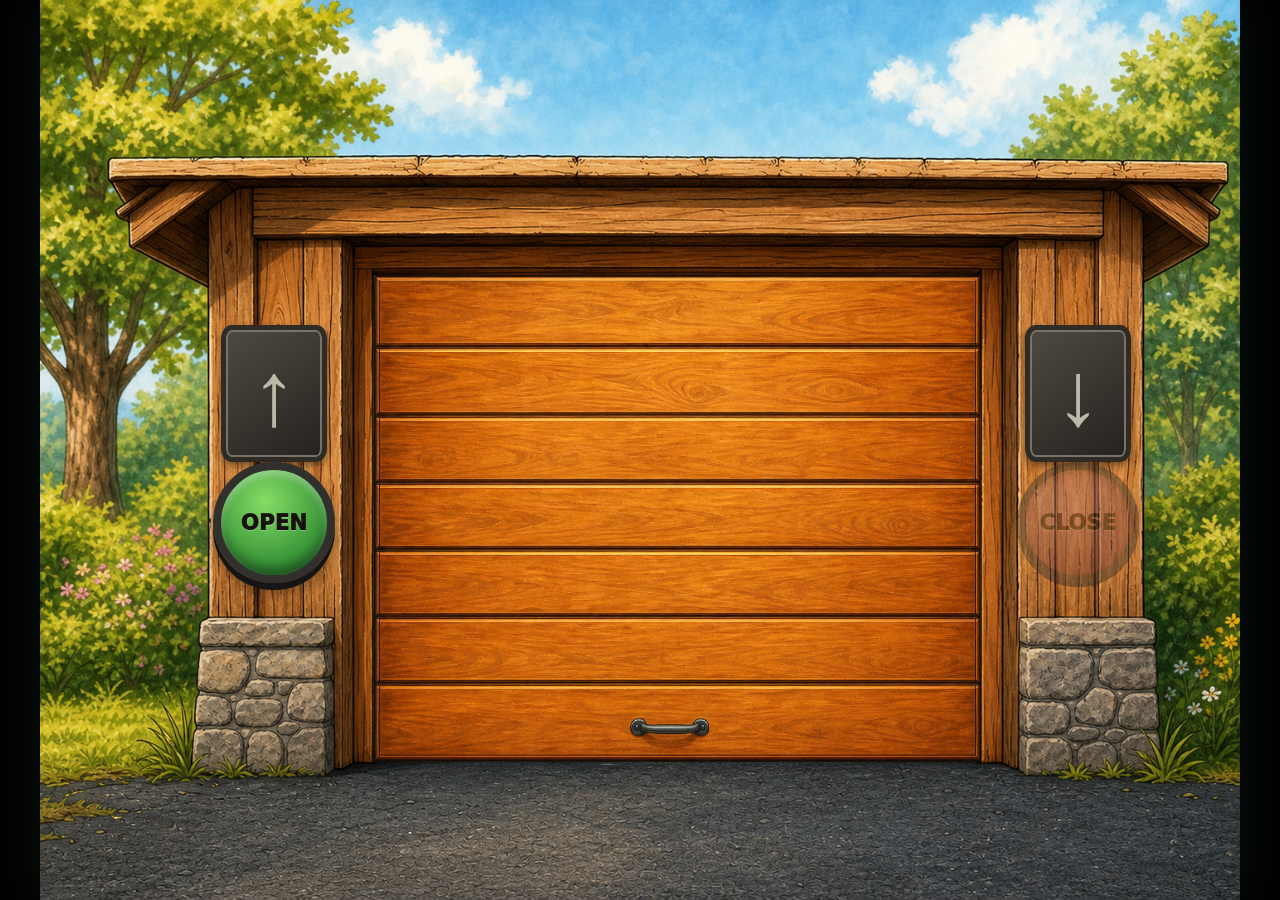
<file: index.html>
<!doctype html>
<html lang="en">
<head>
  <meta charset="utf-8">
  <meta name="viewport" content="width=device-width, initial-scale=1, maximum-scale=1, user-scalable=no, viewport-fit=cover">
  <meta name="theme-color" content="#8bbdd1">
  <meta name="apple-mobile-web-app-capable" content="yes">
  <meta name="apple-mobile-web-app-status-bar-style" content="black-translucent">
  <meta name="apple-mobile-web-app-title" content="Garage Door">
  <meta name="mobile-web-app-capable" content="yes">
  <meta name="description" content="A calm, playful garage door sensory app.">
  <title>My Garage Door</title>
  <link rel="manifest" href="manifest.json">
  <link rel="apple-touch-icon" href="images/icon-192.png">
  <link rel="stylesheet" href="style.css">
</head>
<body>
  <main class="app" aria-label="Interactive garage door">
    <section class="scene" aria-live="polite" aria-label="Garage door is closed">
      <img class="background" src="images/background.png" alt="A sunny storybook garage in a garden" draggable="false">

      <div class="garage-opening" aria-hidden="true">
        <img class="interior" src="images/garage-interior.png" alt="" draggable="false">
        <img class="car" id="garageVehicle" src="images/car.png" alt="" draggable="false">
        <img class="door" id="garageDoor" src="images/garage-door.png" alt="" draggable="false">
      </div>

      <div class="control control-open">
        <div class="arrow-sign" id="upSign" aria-hidden="true"><span>↑</span></div>
        <button class="action-button open-button" id="openButton" type="button" aria-label="Open the garage door">
          <span>OPEN</span>
        </button>
      </div>

      <div class="control control-close">
        <div class="arrow-sign" id="downSign" aria-hidden="true"><span>↓</span></div>
        <button class="action-button close-button" id="closeButton" type="button" aria-label="Close the garage door" disabled>
          <span>CLOSE</span>
        </button>
      </div>

      <button class="settings-hotspot" id="settingsHotspot" type="button" aria-label="Hold for parent settings"></button>
    </section>
  </main>

  <div class="settings" id="settingsDialog" role="dialog" aria-modal="true" aria-labelledby="settingsTitle" hidden>
    <div class="settings-card">
      <h1 id="settingsTitle">Parent Settings</h1>
      <p class="settings-help">Choose the experience that feels best.</p>

      <label class="range-label" for="travelTime">
        <span>Door travel time</span>
        <output id="travelTimeValue" for="travelTime">10 seconds</output>
      </label>
      <input id="travelTime" type="range" min="3" max="25" step="1" value="10">

      <label class="toggle-row" for="soundToggle">
        <span>Sounds</span>
        <span class="switch"><input id="soundToggle" type="checkbox" checked><span class="switch-track"></span></span>
      </label>

      <label class="toggle-row" for="vibrationToggle">
        <span>Vibration</span>
        <span class="switch"><input id="vibrationToggle" type="checkbox" checked><span class="switch-track"></span></span>
      </label>

      <label class="toggle-row" for="shuffleToggle">
        <span>Shuffle vehicles</span>
        <span class="switch"><input id="shuffleToggle" type="checkbox" checked><span class="switch-track"></span></span>
      </label>

      <button class="done-button" id="settingsDone" type="button">Done</button>
    </div>
  </div>

  <script src="app.js" defer></script>
</body>
</html>
</file>
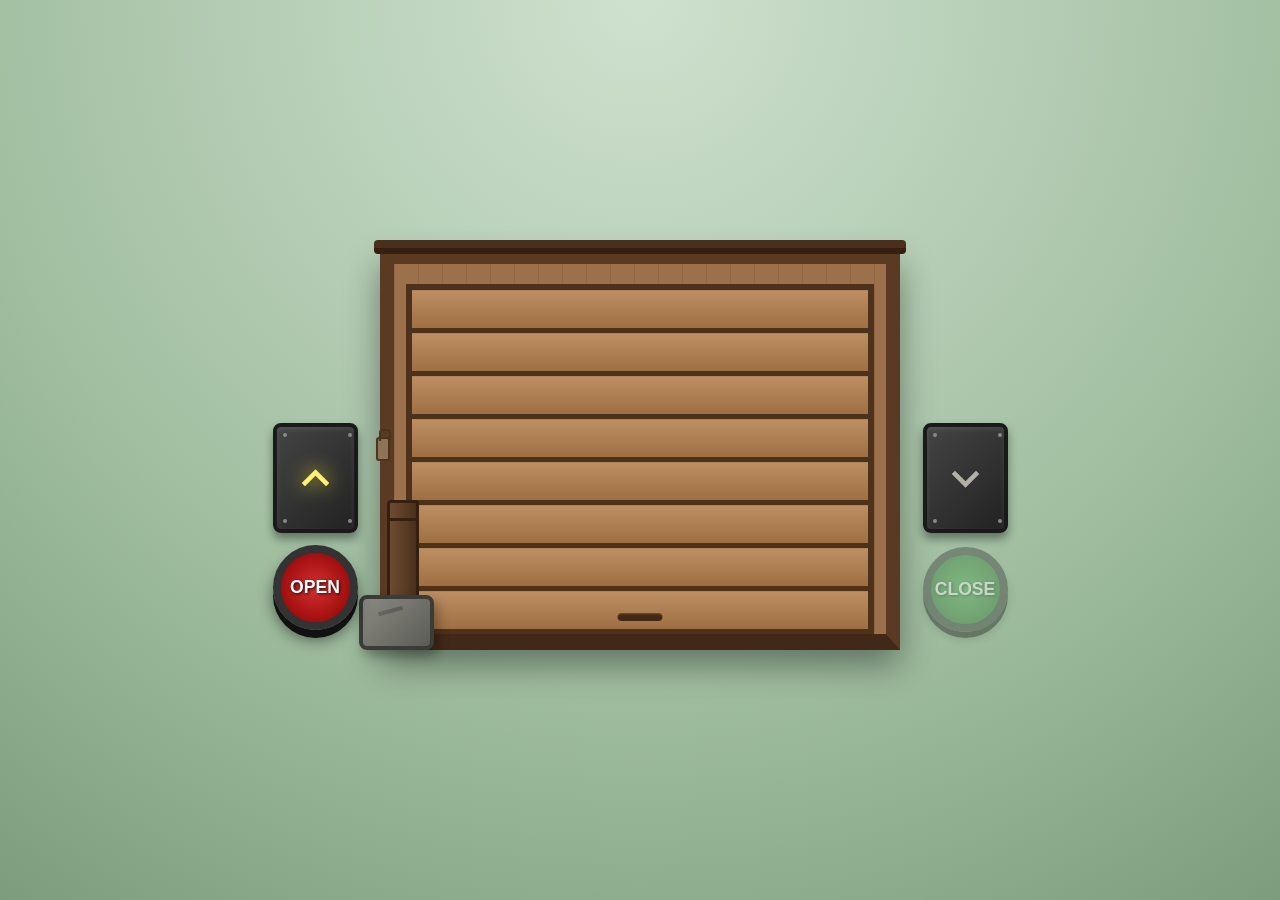
<file: old-index.html>
<!DOCTYPE html>
<html lang="en">
<head>
    <meta charset="UTF-8">
    <meta name="viewport" content="width=device-width, initial-scale=1.0, user-scalable=no">
    <title>Garage Door App</title>
    
    <!-- PWA Manifest Inline -->
    <link rel="manifest" href="[data-uri]">

    <style>
        :root {
            --door-duration: 10s;
        }

        * {
            box-sizing: border-box;
            user-select: none;
            -webkit-user-select: none;
        }

        body {
            margin: 0;
            /* comment */
            padding: 0;
            font-family: system-ui, -apple-system, sans-serif;
            /* Forest/nature background gradient resembling the illustrated backdrop */
            background: radial-gradient(circle at top, #cfe1cf 0%, #a2bfa2 60%, #7d9c7d 100%);
            display: flex;
            flex-direction: column;
            align-items: center;
            justify-content: center;
            height: 100vh;
            overflow: hidden;
            position: relative;
        }

        /* Invisible Settings Trigger (Top Right - Hold for 3s) */
        .settings-hotspot {
            position: absolute;
            top: 0;
            right: 0;
            width: 70px;
            height: 70px;
            background: transparent;
            z-index: 1000;
        }

        /* Overall Garage Scene Wrapper */
        .scene-wrapper {
            display: flex;
            align-items: flex-end;
            justify-content: center;
            gap: 15px;
            width: 95vw;
            max-width: 900px;
            padding: 10px;
            position: relative;
        }

        /* Side Control Columns */
        .control-column {
            display: flex;
            flex-direction: column;
            align-items: center;
            gap: 12px;
            width: 100px;
            margin-bottom: 20px;
            z-index: 20;
        }

        /* Metal Sign Backplates for Arrows */
        .sign-plate {
            width: 85px;
            height: 110px;
            background: linear-gradient(135deg, #444 0%, #222 100%);
            border: 4px solid #1a1a1a;
            border-radius: 8px;
            box-shadow: inset 0 2px 5px rgba(255,255,255,0.1), 0 6px 10px rgba(0,0,0,0.4);
            display: flex;
            align-items: center;
            justify-content: center;
            position: relative;
        }

        /* Decorative corner screws on the plates */
        .sign-plate::before, .sign-plate::after {
            content: '';
            position: absolute;
            width: 4px;
            height: 4px;
            background: #888;
            border-radius: 50%;
        }
        .sign-plate::before { top: 6px; left: 6px; box-shadow: 65px 0 #888; }
        .sign-plate::after { bottom: 6px; left: 6px; box-shadow: 65px 0 #888; }

        /* Arrow Styling */
        .arrow-svg {
            width: 55px;
            height: 55px;
            fill: #b3b0a8; /* Illustrated cream/beige off-state */
            transition: fill 0.3s, filter 0.3s;
        }

        /* Glowing active arrows */
        .arrow-active {
            fill: #fff275;
            filter: drop-shadow(0 0 10px #ffeb3b);
        }

        .arrow-pulsing {
            animation: pulse 1s infinite alternate;
        }

        @keyframes pulse {
            from { opacity: 0.6; }
            to { opacity: 1; filter: drop-shadow(0 0 15px #ffeb3b); }
        }

        /* Push Buttons (OPEN / CLOSE) */
        .round-btn {
            width: 85px;
            height: 85px;
            border-radius: 50%;
            border: 8px solid #333;
            font-size: 1.1rem;
            font-weight: 800;
            color: white;
            cursor: pointer;
            box-shadow: 0 8px 0 #111, 0 10px 15px rgba(0,0,0,0.5);
            transition: all 0.1s ease;
            display: flex;
            align-items: center;
            justify-content: center;
            text-shadow: 1px 1px 3px rgba(0,0,0,0.8);
            outline: none;
        }

        .round-btn:active:not(:disabled) {
            transform: translateY(4px);
            box-shadow: 0 4px 0 #111, 0 5px 10px rgba(0,0,0,0.5);
        }

        .round-btn:disabled {
            opacity: 0.4;
            cursor: not-allowed;
            transform: translateY(2px);
            box-shadow: 0 6px 0 #111, 0 8px 10px rgba(0,0,0,0.3);
        }

        .btn-open {
            background: radial-gradient(circle, #d32f2f 0%, #8b0000 100%);
        }
        .btn-close {
            background: radial-gradient(circle, #4caf50 0%, #1b5e20 100%);
        }

        /* Rust Wood Garage Building Structure */
        .garage-building {
            flex-grow: 1;
            max-width: 520px;
            background: #9d704c; /* Illustrated wood color */
            border: 14px solid #5a3a22; /* Heavy wooden door trim */
            border-bottom: 16px solid #422817;
            border-radius: 4px 4px 0 0;
            position: relative;
            box-shadow: 0 15px 35px rgba(0,0,0,0.4);
        }

        /* Structural overhanging wood roof */
        .roof {
            position: absolute;
            top: -24px;
            left: -20px;
            right: -20px;
            height: 14px;
            background: #4a2f1b;
            border-bottom: 6px solid #341f11;
            border-radius: 4px;
        }

        /* Decorative vertical wood lines on garage structure */
        .garage-building::before {
            content: '';
            position: absolute;
            top: 0; left: 0; right: 0; bottom: 0;
            background: linear-gradient(90deg, rgba(0,0,0,0.08) 1px, transparent 1px);
            background-size: 24px 100%;
            pointer-events: none;
        }

        /* Padlock detail on the frame */
        .padlock-detail {
            position: absolute;
            left: -18px;
            top: 50%;
            transform: translateY(-50%);
            width: 14px;
            height: 24px;
            background: #8e7355;
            border: 2px solid #4a341e;
            border-radius: 3px;
            z-index: 25;
        }
        .padlock-detail::before {
            content: '';
            position: absolute;
            top: -10px;
            left: 1px;
            width: 8px;
            height: 10px;
            border: 2px solid #4a341e;
            border-bottom: none;
            border-radius: 4px 4px 0 0;
        }

        /* Garage Door Inner Frame */
        .door-frame {
            margin: 20px 12px 0 12px;
            height: 48vh;
            max-height: 350px;
            background: #1c1c1c; /* Shadowed interior */
            border: 6px solid #4e311a;
            border-bottom: none;
            position: relative;
            overflow: hidden;
            display: flex;
            align-items: flex-end;
            justify-content: center;
            box-shadow: inset 0 12px 24px rgba(0,0,0,0.9);
        }

        /* Highly Detailed Realistic Car Inside */
        .interior-car {
            position: absolute;
            bottom: 4px;
            width: 85%;
            height: auto;
            z-index: 5;
        }

        /* Wooden Roller Door */
        .garage-door {
            position: absolute;
            top: 0;
            left: 0;
            width: 100%;
            height: 100%;
            background: #bd8e62;
            display: flex;
            flex-direction: column;
            justify-content: space-between;
            transition: transform var(--door-duration) linear;
            transform: translateY(0%);
            box-shadow: 0 8px 16px rgba(0,0,0,0.6);
            z-index: 10;
        }

        /* Finely detailed horizontal wooden planks */
        .slat {
            flex-grow: 1;
            border-bottom: 5px solid #4d3119;
            border-top: 1px solid rgba(255, 255, 255, 0.15);
            background: linear-gradient(to bottom, #bd8e62 0%, #9e6f43 100%);
            position: relative;
        }

        /* Tiny handle at the center bottom of the door */
        .slat:last-child::after {
            content: '';
            position: absolute;
            bottom: 8px;
            left: 50%;
            transform: translateX(-50%);
            width: 45px;
            height: 8px;
            background: #422817;
            border-radius: 4px;
            box-shadow: inset 0 1px 2px rgba(255,255,255,0.2);
        }

        /* Door Open State */
        .garage-door.open {
            transform: translateY(-94%);
        }

        /* Left-side Rock & Wood Post detail */
        .decorative-scenery {
            position: absolute;
            left: -35px;
            bottom: -16px;
            display: flex;
            flex-direction: column;
            align-items: flex-end;
            z-index: 15;
            pointer-events: none;
        }
        .wood-post {
            width: 32px;
            height: 130px;
            background: linear-gradient(90deg, #6d4c31 0%, #4a301a 100%);
            border: 3px solid #341f11;
            border-radius: 4px;
            position: relative;
        }
        .wood-post::before {
            content: '';
            position: absolute;
            top: 15px; left: 0; right: 0; height: 3px;
            background: #341f11;
        }
        .stone-block {
            width: 75px;
            height: 55px;
            background: linear-gradient(135deg, #8a8a83 0%, #5c5c56 100%);
            border: 4px solid #3c3c37;
            border-radius: 8px;
            margin-top: -35px;
            margin-right: -15px;
            box-shadow: 4px 6px 12px rgba(0,0,0,0.3);
            position: relative;
        }
        /* Scratches/texture on stone */
        .stone-block::after {
            content: '';
            position: absolute;
            top: 10px; left: 15px; width: 25px; height: 4px;
            background: rgba(0,0,0,0.2);
            transform: rotate(-15deg);
        }

        /* Parental Settings Modal */
        .modal {
            display: none;
            position: fixed;
            top: 0; left: 0; width: 100%; height: 100%;
            background: rgba(0,0,0,0.85);
            z-index: 2000;
            justify-content: center;
            align-items: center;
        }
        .modal-content {
            background: white;
            padding: 25px;
            border-radius: 15px;
            text-align: center;
            width: 85%;
            max-width: 350px;
            box-shadow: 0 10px 25px rgba(0,0,0,0.5);
        }
        .modal-content h3 { margin-top: 0; color: #5a3a22; }
        .modal-content input[type="range"] {
            width: 100%;
            margin: 15px 0 25px 0;
            accent-color: #5a3a22;
        }
        .close-btn {
            padding: 10px 20px;
            font-size: 1rem;
            border-radius: 5px;
            border: none;
            background: #5a3a22;
            color: white;
            font-weight: bold;
            cursor: pointer;
        }

        /* Option switch toggles */
        .toggle-group {
            display: flex;
            justify-content: space-between;
            align-items: center;
            margin-bottom: 20px;
            font-weight: bold;
        }
        .switch {
            position: relative;
            display: inline-block;
            width: 50px;
            height: 26px;
        }
        .switch input { opacity: 0; width: 0; height: 0; }
        .slider-toggle {
            position: absolute;
            cursor: pointer;
            top: 0; left: 0; right: 0; bottom: 0;
            background-color: #ccc;
            transition: .3s;
            border-radius: 34px;
        }
        .slider-toggle:before {
            position: absolute;
            content: "";
            height: 18px; width: 18px;
            left: 4px; bottom: 4px;
            background-color: white;
            transition: .3s;
            border-radius: 50%;
        }
        input:checked + .slider-toggle { background-color: #5a3a22; }
        input:checked + .slider-toggle:before { transform: translateX(24px); }
    </style>
</head>
<body>

    <!-- Invisible Parent Settings Hotspot -->
    <div class="settings-hotspot" id="settingsHotspot"></div>

    <!-- Main Scene Layout -->
    <div class="scene-wrapper">
        
        <!-- Left Column: OPEN controls -->
        <div class="control-column">
            <div class="sign-plate">
                <svg class="arrow-svg arrow-active" id="upArrow" viewBox="0 0 24 24">
                    <path d="M7.41 15.41L12 10.83l4.59 4.58L18 14l-6-6-6 6z"/>
                </svg>
            </div>
            <button class="round-btn btn-open" id="openBtn">OPEN</button>
        </div>

        <!-- Center: Rustic Detached Garage Building -->
        <div class="garage-building">
            <div class="roof"></div>
            <div class="padlock-detail"></div>
            
            <!-- Left Scenery Element (Post & Stone) -->
            <div class="decorative-scenery">
                <div class="wood-post"></div>
                <div class="stone-block"></div>
            </div>
            
            <div class="door-frame">
                <!-- Detailed Realistic Sports Car SVG Inside -->
                <div class="interior-car">
                    <svg viewBox="0 0 200 120" xmlns="http://www.w3.org/2000/svg">
                        <defs>
                            <!-- Windshield reflection gradient -->
                            <linearGradient id="glassGrad" x1="0" y1="0" x2="0" y2="1">
                                <stop offset="0%" stop-color="#3a5160"/>
                                <stop offset="100%" stop-color="#121b20"/>
                            </linearGradient>
                            <!-- Shiny sports car body gradient -->
                            <linearGradient id="bodyGrad" x1="0" y1="0" x2="0" y2="1">
                                <stop offset="0%" stop-color="#2a72d4"/>
                                <stop offset="40%" stop-color="#1a52a3"/>
                                <stop offset="100%" stop-color="#0b2854"/>
                            </linearGradient>
                            <!-- Headlight glow -->
                            <radialGradient id="lightGlow" cx="50%" cy="50%" r="50%">
                                <stop offset="0%" stop-color="#ffffff"/>
                                <stop offset="50%" stop-color="#fffae0" stop-opacity="0.8"/>
                                <stop offset="100%" stop-color="#fffae0" stop-opacity="0"/>
                            </radialGradient>
                        </defs>
                        
                        <!-- Road/Shadow underneath -->
                        <ellipse cx="100" cy="112" rx="85" ry="8" fill="#0d0d0d" opacity="0.8"/>
                        
                        <!-- Left & Right tires (Front facing angle) -->
                        <rect x="25" y="82" width="22" height="30" rx="6" fill="#141414"/>
                        <rect x="153" y="82" width="22" height="30" rx="6" fill="#141414"/>
                        <!-- Inner tire detailing -->
                        <rect x="29" y="88" width="14" height="24" rx="3" fill="#222"/>
                        <rect x="157" y="88" width="14" height="24" rx="3" fill="#222"/>

                        <!-- Side Mirrors -->
                        <path d="M22 62 C15 62 13 58 18 56 Z" fill="#1a52a3" stroke="#0b2854" stroke-width="1.5"/>
                        <path d="M178 62 C185 62 187 58 182 56 Z" fill="#1a52a3" stroke="#0b2854" stroke-width="1.5"/>
                        <ellipse cx="19" cy="59" rx="3" ry="1.5" fill="#333"/>
                        <ellipse cx="181" cy="59" rx="3" ry="1.5" fill="#333"/>

                        <!-- Windshield & Cabin pillars -->
                        <path d="M42 58 L52 34 C54 30 58 28 80 28 L120 28 C142 28 146 30 148 34 L158 58 Z" fill="#0b2854"/>
                        <path d="M46 56 L55 36 C56 34 58 32 80 32 L120 32 C142 32 144 34 145 36 L154 56 Z" fill="url(#glassGrad)"/>
                        <!-- Windshield glare diagonal line -->
                        <path d="M100 32 L130 56 L120 56 L90 32 Z" fill="#ffffff" opacity="0.15"/>

                        <!-- Main Car Body -->
                        <path d="M20 74 C20 62 35 58 100 58 C165 58 180 62 180 74 L176 96 C176 102 165 106 100 106 C35 106 24 102 24 96 Z" fill="url(#bodyGrad)" stroke="#0b2854" stroke-width="2"/>

                        <!-- Hood lines (sculpted aerodynamic lines) -->
                        <path d="M55 58 Q100 75 145 58" fill="none" stroke="#0b2854" stroke-width="2" opacity="0.4"/>
                        <path d="M75 58 Q100 80 125 58" fill="none" stroke="#0b2854" stroke-width="2" opacity="0.3"/>

                        <!-- Headlights (Aggressive LEDs) -->
                        <!-- Left Headlight unit -->
                        <path d="M28 76 C32 72 48 72 52 78 L46 84 C40 84 30 82 28 76 Z" fill="#333"/>
                        <path d="M30 77 C33 74 46 74 49 78" fill="none" stroke="#fff" stroke-width="2" stroke-linecap="round"/>
                        <ellipse cx="44" cy="79" rx="3" ry="2" fill="#fff"/>
                        
                        <!-- Right Headlight unit -->
                        <path d="M172 76 C168 72 152 72 148 78 L154 84 C160 84 170 82 172 76 Z" fill="#333"/>
                        <path d="M170 77 C167 74 154 74 151 78" fill="none" stroke="#fff" stroke-width="2" stroke-linecap="round"/>
                        <ellipse cx="156" cy="79" rx="3" ry="2" fill="#fff"/>

                        <!-- Front Grille & Intake Mesh -->
                        <path d="M60 88 C70 86 130 86 140 88 L136 100 C125 102 75 102 64 100 Z" fill="#141414" stroke="#2a72d4" stroke-width="1.5"/>
                        <!-- Sport Mesh pattern details -->
                        <path d="M70 88 L130 100 M80 88 L120 100 M90 88 L110 100 M100 88 L100 100 M110 88 L90 100 M120 88 L80 100 M130 88 L70 100" fill="none" stroke="#222" stroke-width="1" opacity="0.7"/>

                        <!-- License Plate area -->
                        <rect x="84" y="94" width="32" height="10" rx="1.5" fill="#eef" stroke="#333" stroke-width="1"/>
                        <text x="100" y="101" font-size="6" font-family="monospace" font-weight="bold" fill="#222" text-anchor="middle">RIDE-ON</text>

                        <!-- Subtle Headlight glows when open -->
                        <circle cx="44" cy="79" r="14" fill="url(#lightGlow)" opacity="0.6"/>
                        <circle cx="156" cy="79" r="14" fill="url(#lightGlow)" opacity="0.6"/>
                    </svg>
                </div>

                <!-- Slatted garage door -->
                <div class="garage-door" id="door">
                    <div class="slat"></div><div class="slat"></div><div class="slat"></div><div class="slat"></div>
                    <div class="slat"></div><div class="slat"></div><div class="slat"></div><div class="slat"></div>
                </div>
            </div>
        </div>

        <!-- Right Column: CLOSE controls -->
        <div class="control-column">
            <div class="sign-plate">
                <svg class="arrow-svg" id="downArrow" viewBox="0 0 24 24">
                    <path d="M7.41 8.59L12 13.17l4.59-4.58L18 10l-6 6-6-6z"/>
                </svg>
            </div>
            <button class="round-btn btn-close" id="closeBtn" disabled>CLOSE</button>
        </div>

    </div>

    <!-- Hidden Parental Settings Modal -->
    <div class="modal" id="settingsModal">
        <div class="modal-content">
            <h3>App Settings</h3>
            
            <div class="toggle-group">
                <span>Sensory Sound & Haptics</span>
                <label class="switch">
                    <input type="checkbox" id="sensoryToggle" checked>
                    <span class="slider-toggle"></span>
                </label>
            </div>

            <label for="speedRange">Travel Time: <span id="speedVal">10</span> seconds</label>
            <input type="range" id="speedRange" min="3" max="25" value="10">
            
            <button class="close-btn" id="closeSettings">Save & Close</button>
        </div>
    </div>

    <script>
        const door = document.getElementById('door');
        const openBtn = document.getElementById('openBtn');
        const closeBtn = document.getElementById('closeBtn');
        const upArrow = document.getElementById('upArrow');
        const downArrow = document.getElementById('downArrow');
        
        const settingsHotspot = document.getElementById('settingsHotspot');
        const settingsModal = document.getElementById('settingsModal');
        const closeSettings = document.getElementById('closeSettings');
        const speedRange = document.getElementById('speedRange');
        const speedVal = document.getElementById('speedVal');
        const sensoryToggle = document.getElementById('sensoryToggle');

        let isOpen = false;
        let isMoving = false;
        let transitionTimeout;

        // Sensory config
        let sensoryEffects = true;
        let audioCtx = null;
        let motorOsc = null;
        let gainNode = null;
        let hapticRumble = null;

        // --- SENSORY CONTROL (Audio & Vibration) ---
        function startSensory() {
            if (!sensoryEffects) return;

            // 1. Synth Sound Engine (Low motor rumble)
            try {
                if (!audioCtx) audioCtx = new (window.AudioContext || window.webkitAudioContext)();
                motorOsc = audioCtx.createOscillator();
                motorOsc.type = 'triangle';
                motorOsc.frequency.setValueAtTime(55, audioCtx.currentTime); // Realistic low motor hum

                gainNode = audioCtx.createGain();
                gainNode.gain.setValueAtTime(0.01, audioCtx.currentTime);
                gainNode.gain.linearRampToValueAtTime(0.15, audioCtx.currentTime + 0.5); // Fade in

                motorOsc.connect(gainNode);
                gainNode.connect(audioCtx.destination);
                motorOsc.start();
            } catch (e) { console.log("Audio setup failed", e); }

            // 2. Continuous Vibration
            if ('vibrate' in navigator) {
                hapticRumble = setInterval(() => {
                    navigator.vibrate(80);
                }, 100);
            }
        }

        function stopSensory(impact = true) {
            // Stop motor hum
            if (gainNode && audioCtx && motorOsc) {
                const now = audioCtx.currentTime;
                gainNode.gain.setValueAtTime(gainNode.gain.value, now);
                gainNode.gain.exponentialRampToValueAtTime(0.001, now + 0.2);

                if (impact && sensoryEffects) {
                    setTimeout(() => {
                        try {
                            const thunk = audioCtx.createOscillator();
                            const thunkGain = audioCtx.createGain();
                            thunk.type = 'sine';
                            thunk.frequency.setValueAtTime(80, audioCtx.currentTime);
                            thunk.frequency.exponentialRampToValueAtTime(30, audioCtx.currentTime + 0.15);
                            thunkGain.gain.setValueAtTime(0.2, audioCtx.currentTime);
                            thunkGain.gain.exponentialRampToValueAtTime(0.01, audioCtx.currentTime + 0.15);
                            thunk.connect(thunkGain);
                            thunkGain.connect(audioCtx.destination);
                            thunk.start(); thunk.stop(audioCtx.currentTime + 0.2);
                        } catch (e) {}
                    }, 100);
                }
                setTimeout(() => { 
                    if(motorOsc) { motorOsc.stop(); motorOsc.disconnect(); motorOsc = null; }
                }, 250);
            }

            // Stop vibration
            if (hapticRumble) clearInterval(hapticRumble);
            if (impact && sensoryEffects && 'vibrate' in navigator) {
                navigator.vibrate([150, 50, 100]); // End sequence double feedback
            } else if ('vibrate' in navigator) {
                navigator.vibrate(0);
            }
        }

        // --- BUTTON HANDLING & DOOR SEQUENCING ---
        function raiseDoor() {
            if (isMoving || isOpen) return;
            
            isMoving = true;
            // Disable BOTH buttons instantly
            openBtn.disabled = true;
            closeBtn.disabled = true;

            // Set up active arrow state (pulsing)
            upArrow.classList.add('arrow-active', 'arrow-pulsing');
            downArrow.classList.remove('arrow-active', 'arrow-pulsing');

            startSensory();
            door.classList.add('open');

            const duration = parseFloat(getComputedStyle(document.documentElement).getPropertyValue('--door-duration')) * 1000;

            transitionTimeout = setTimeout(() => {
                isOpen = true;
                isMoving = false;
                stopSensory(true);
                
                // Set final visual states
                upArrow.classList.remove('arrow-active', 'arrow-pulsing');
                downArrow.classList.add('arrow-active'); // Down arrow glows yellow to invite close
                
                // Enable only the close button
                openBtn.disabled = true;
                closeBtn.disabled = false;
            }, duration);
        }

        function lowerDoor() {
            if (isMoving || !isOpen) return;

            isMoving = true;
            // Disable BOTH buttons instantly
            openBtn.disabled = true;
            closeBtn.disabled = true;

            // Set up active arrow state (pulsing)
            downArrow.classList.add('arrow-active', 'arrow-pulsing');
            upArrow.classList.remove('arrow-active', 'arrow-pulsing');

            startSensory();
            door.classList.remove('open');

            const duration = parseFloat(getComputedStyle(document.documentElement).getPropertyValue('--door-duration')) * 1000;

            transitionTimeout = setTimeout(() => {
                isOpen = false;
                isMoving = false;
                stopSensory(true);

                // Set final visual states
                downArrow.classList.remove('arrow-active', 'arrow-pulsing');
                upArrow.classList.add('arrow-active'); // Up arrow glows yellow to invite open

                // Enable only the open button
                openBtn.disabled = false;
                closeBtn.disabled = true;
            }, duration);
        }

        openBtn.addEventListener('click', raiseDoor);
        closeBtn.addEventListener('click', lowerDoor);

        // --- MOBILE TOUCH PREVENTS ---
        document.addEventListener('touchmove', (e) => {
            if (!settingsModal.contains(e.target)) e.preventDefault();
        }, { passive: false });

        // --- HIDDEN SETTINGS MODAL (3s Long Press) ---
        let pressTimer;
        function cancelPress() { clearTimeout(pressTimer); }
        function startPress() { pressTimer = setTimeout(() => settingsModal.style.display = 'flex', 3000); }

        settingsHotspot.addEventListener('touchstart', startPress, { passive: true });
        settingsHotspot.addEventListener('touchend', cancelPress);
        settingsHotspot.addEventListener('mousedown', startPress);
        settingsHotspot.addEventListener('mouseup', cancelPress);

        sensoryToggle.addEventListener('change', (e) => {
            sensoryEffects = e.target.checked;
        });

        speedRange.addEventListener('input', (e) => {
            const val = e.target.value;
            speedVal.textContent = val;
            document.documentElement.style.setProperty('--door-duration', `${val}s`);
        });

        closeSettings.addEventListener('click', () => settingsModal.style.display = 'none');

        // --- SERVICE WORKER FOR OFFLINE CACHING ---
        if ('serviceWorker' in navigator) {
            window.addEventListener('load', () => {
                const swCode = `
                    const CACHE = 'garage-door-v4';
                    const urls = [ './', './index.html' ];
                    self.addEventListener('install', event => {
                        event.waitUntil(caches.open(CACHE).then(cache => cache.addAll(urls)));
                    });
                    self.addEventListener('fetch', event => {
                        event.respondWith(caches.match(event.request).then(response => response || fetch(event.request)));
                    });
                `;
                const blob = new Blob([swCode], { type: 'application/javascript' });
                const workerUrl = URL.createObjectURL(blob);
                navigator.serviceWorker.register(workerUrl).catch(err => console.log('SW registration failed: ', err));
            });
        }
    </script>
</body>
</html>
</file>
<file: style.css>
:root {
  --door-duration: 10s;
  --cream: #fff6d8;
  --ink: #2c2119;
  --gold: #ffe46c;
}

* {
  box-sizing: border-box;
  -webkit-tap-highlight-color: transparent;
  -webkit-touch-callout: none;
  -webkit-user-select: none;
  user-select: none;
}

html,
body {
  width: 100%;
  height: 100%;
  margin: 0;
  overflow: hidden;
  overscroll-behavior: none;
  background: #000000;
  color: var(--ink);
  font-family: ui-rounded, "Arial Rounded MT Bold", system-ui, sans-serif;
}

button,
input {
  font: inherit;
}

button {
  touch-action: manipulation;
}

.app {
  width: 100%;
  height: 100%;
  min-height: 100dvh;
  display: grid;
  place-items: center;
  padding: env(safe-area-inset-top) env(safe-area-inset-right) env(safe-area-inset-bottom) env(safe-area-inset-left);
  /* background: linear-gradient(#98d4e8 0 70%, #5c6950 70%); */
  background-color: #000000;
}

.scene {
  position: relative;
  width: min(100vw, calc(100dvh * 1.3333));
  aspect-ratio: 4 / 3;
  overflow: hidden;
  isolation: isolate;
  box-shadow: 0 0 50px rgb(30 55 47 / 35%);
}

.background {
  position: absolute;
  inset: 0;
  z-index: 1;
  width: 100%;
  height: 100%;
  object-fit: fill;
  pointer-events: none;
}

/* Matches the open doorway painted into background.png. */
.garage-opening {
  position: absolute;
  z-index: 2;
  top: 30.55%;
  left: 27.8%;
  width: 50.55%;
  height: 54.15%;
  overflow: hidden;
  background: #15120f;
}

.interior,
.door {
  position: absolute;
  inset: 0;
  width: 100%;
  height: 100%;
  object-fit: fill;
  pointer-events: none;
}

.interior { z-index: 2; }

.car {
  position: absolute;
  z-index: 3;
  left: 10%;
  bottom: 2%;
  width: 80%;
  height: auto;
  pointer-events: none;
}

.door {
  z-index: 4;
  transform: translateY(0);
  transition: transform var(--door-duration) linear;
  will-change: transform;
}

.door.is-open {
  transform: translateY(-94%);
}

.control {
  position: absolute;
  z-index: 6;
  top: 50.5%;
  width: 17%;
  display: flex;
  flex-direction: column;
  align-items: center;
  transform: translateY(-50%);
}

.control-open { left: 11%; }
.control-close { right: 5%; }

.arrow-sign {
  display: none;
  width: clamp(55px, 8.3vw, 120px);
  aspect-ratio: 0.78;
  display: grid;
  place-items: center;
  border: clamp(3px, 0.45vw, 7px) solid #312b25;
  border-radius: 10%;
  background: linear-gradient(145deg, #4e4a42, #25231f);
  box-shadow: inset 0 0 0 2px #77736a, 0 4px 8px rgb(0 0 0 / 45%);
}

.arrow-sign span {
  color: #bdb8a7;
  font-family: Arial, sans-serif;
  font-size: clamp(3.2rem, 7.1vw, 6.8rem);
  font-weight: 900;
  line-height: 0.7;
  transition: color 180ms ease, filter 180ms ease, transform 180ms ease;
}

.arrow-sign.is-ready span,
.arrow-sign.is-moving span {
  color: var(--gold);
  filter: drop-shadow(0 0 7px #fff5a1) drop-shadow(0 0 15px #ffb300);
}

.arrow-sign.is-moving span {
  animation: arrow-pulse 800ms ease-in-out infinite alternate;
}

@keyframes arrow-pulse {
  from { opacity: 0.55; transform: scale(0.92); }
  to { opacity: 1; transform: scale(1.06); }
}

.action-button {
  position: relative;
  width: clamp(72px, 9.5vw, 138px);
  aspect-ratio: 1;
  border: clamp(5px, 0.7vw, 10px) solid #31302d;
  border-radius: 50%;
  color: #17120e;
  cursor: pointer;
  touch-action: none;
  box-shadow:
    inset 0 5px 7px rgb(255 255 255 / 35%),
    inset 0 -8px 10px rgb(0 0 0 / 30%),
    0 7px 0 #161513,
    0 11px 16px rgb(0 0 0 / 42%);
  transition: transform 90ms ease, filter 160ms ease, opacity 160ms ease, box-shadow 90ms ease;
}

.action-button span {
  font-size: clamp(0.82rem, 1.65vw, 1.65rem);
  font-weight: 1000;
  letter-spacing: 0.01em;
  text-shadow: 0 1px rgb(255 255 255 / 25%);
}

.open-button { background: radial-gradient(circle at 42% 30%, #86dd65, #399438 65%, #17551e); }
.close-button { background: radial-gradient(circle at 42% 30%, #ff7261, #cf3028 65%, #7b1515); }

.action-button:active:not(:disabled),
.action-button.is-pressed {
  transform: translateY(5px) scale(0.98);
  box-shadow: inset 0 5px 9px rgb(0 0 0 / 48%), 0 2px 0 #161513, 0 5px 9px rgb(0 0 0 / 70%);
}

.action-button:focus-visible,
.done-button:focus-visible,
.settings-hotspot:focus-visible {
  outline: 4px solid white;
  outline-offset: 4px;
}

.action-button:disabled {
  cursor: default;
  opacity: 0.42;
  filter: grayscale(0.65);
  box-shadow: inset 0 4px 8px rgb(0 0 0 / 25%), 0 4px 0 #292724;
}

.settings-hotspot {
  position: absolute;
  z-index: 20;
  top: 0;
  right: 0;
  width: max(76px, 9vw);
  height: max(76px, 9vw);
  border: 0;
  background: transparent;
  cursor: default;
}

.settings {
  position: fixed;
  z-index: 100;
  inset: 0;
  display: grid;
  place-items: center;
  padding: 20px;
  background: rgb(24 20 17 / 78%);
  backdrop-filter: blur(7px);
}

.settings[hidden] { display: none; }

.settings-card {
  width: min(430px, 94vw);
  max-height: calc(100dvh - 28px);
  overflow: auto;
  padding: 26px;
  border: 5px solid #704821;
  border-radius: 24px;
  background: #ddd8e6;
  box-shadow: 0 18px 50px rgb(0 0 0 / 52%);
}

.settings h1 {
  margin: 0;
  font-size: clamp(1.55rem, 6vw, 2.1rem);
  text-align: center;
}

.settings-help {
  margin: 6px 0 24px;
  color: #695a4b;
  text-align: center;
}

.range-label,
.toggle-row {
  display: flex;
  align-items: center;
  justify-content: space-between;
  gap: 20px;
  min-height: 62px;
  font-weight: 800;
}

.range-label { align-items: flex-start; }
.range-label output { color: #8a4d18; white-space: nowrap; }

input[type="range"] {
  width: 100%;
  height: 48px;
  margin: 0 0 12px;
  accent-color: #8a4d18;
  background: #e6e1d9;
  touch-action: pan-x;
  border-radius: 4px;
}

input[type="range"]::-webkit-slider-runnable-track {
  border-radius: 4px;
  background: #969580; 
}

.switch {
  position: relative;
  flex: 0 0 auto;
  width: 64px;
  height: 36px;
}

.switch input {
  position: absolute;
  opacity: 0;
  pointer-events: none;
}

.switch-track {
  position: absolute;
  inset: 0;
  border-radius: 40px;
  background: #98928a;
  transition: background 180ms ease;
}

.switch-track::after {
  content: "";
  position: absolute;
  top: 4px;
  left: 4px;
  width: 28px;
  height: 28px;
  border-radius: 50%;
  background: white;
  box-shadow: 0 2px 5px rgb(0 0 0 / 35%);
  transition: transform 180ms ease;
}

.switch input:checked + .switch-track { background: #3e9c48; }
.switch input:checked + .switch-track::after { transform: translateX(28px); }
.switch input:focus-visible + .switch-track { outline: 4px solid #2e78ae; outline-offset: 3px; }

.done-button {
  width: 100%;
  min-height: 58px;
  margin-top: 18px;
  border: 0;
  border-radius: 15px;
  background: #724820;
  color: white;
  font-size: 1.15rem;
  font-weight: 900;
}

@media (max-aspect-ratio: 4 / 3) {
  .scene { width: 100vw; height: 75vw; }
}

@media (max-height: 430px) {
  .settings-card { padding: 18px 22px; }
  .settings-help { margin-bottom: 10px; }
  .range-label, .toggle-row { min-height: 48px; }
  .done-button { margin-top: 8px; min-height: 48px; }
}
</file>
